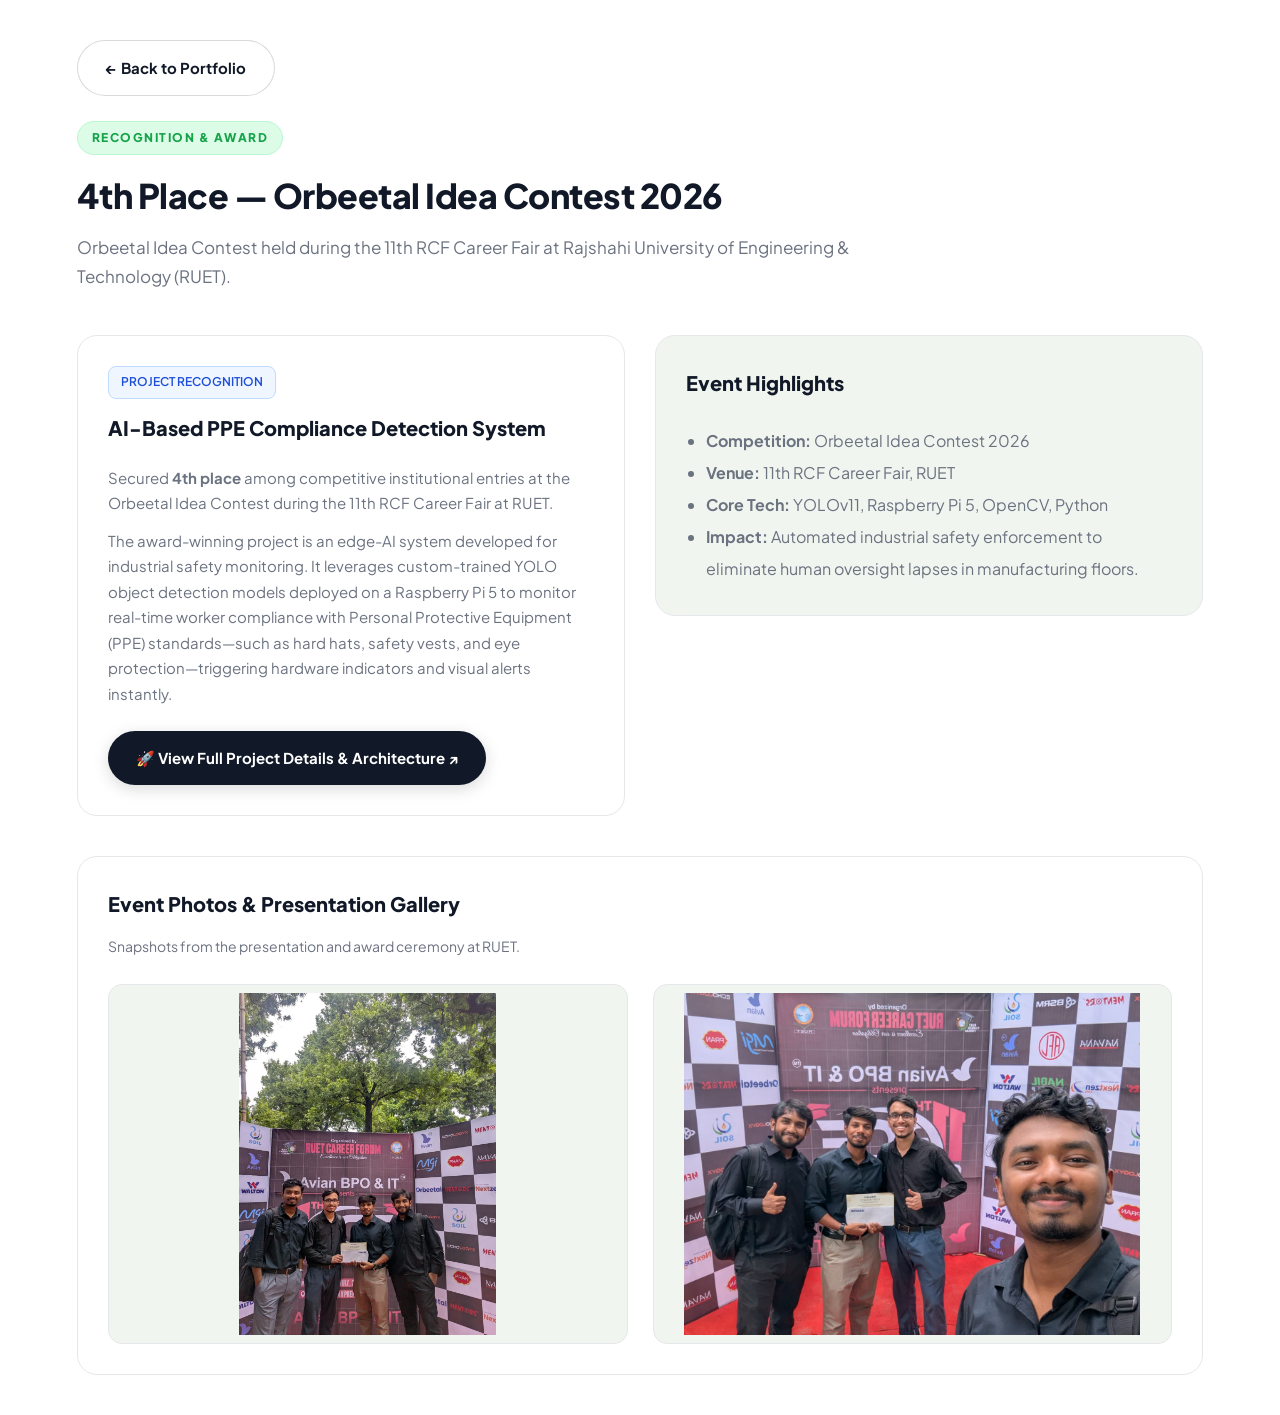
<file: achivement/index.html>
<!DOCTYPE html>
<html lang="en">
<head>
    <meta charset="UTF-8">
    <meta name="viewport" content="width=device-width, initial-scale=1.0">
    <title>Achievement Details | Riasad Rahman Rakib</title>
    <link rel="preconnect" href="https://fonts.googleapis.com">
    <link href="https://fonts.googleapis.com/css2?family=Plus+Jakarta+Sans:wght@400;500;600;700;800&display=swap" rel="stylesheet">
    <link rel="stylesheet" href="../style.css">
</head>
<body>

<div id="rakib-portfolio" style="padding: 40px 6%;">
  <a href="../index.html" class="rp-btn rp-btn-outline" style="margin-bottom: 25px;">← Back to Portfolio</a>
  
  <div class="rp-section-header">
    <span class="rp-section-tag">Recognition &amp; Award</span>
    <h1 class="rp-section-title">4th Place — Orbeetal Idea Contest 2026</h1>
    <p class="rp-section-subtitle">Orbeetal Idea Contest held during the 11th RCF Career Fair at Rajshahi University of Engineering &amp; Technology (RUET).</p>
  </div>

  <div class="rp-grid-2" style="align-items: start; gap: 30px; margin-bottom: 40px;">
    <!-- Detailed Description Card -->
    <div class="rp-card">
      <span class="rp-chip blue" style="align-self: flex-start;">PROJECT RECOGNITION</span>
      <h3 style="margin-top: 12px;">AI-Based PPE Compliance Detection System</h3>
      <p style="margin-top: 10px; color: var(--text-muted); line-height: 1.7;">
        Secured <strong>4th place</strong> among competitive institutional entries at the Orbeetal Idea Contest during the 11th RCF Career Fair at RUET. 
      </p>
      <p style="margin-top: 12px; color: var(--text-muted); line-height: 1.7;">
        The award-winning project is an edge-AI system developed for industrial safety monitoring. It leverages custom-trained YOLO object detection models deployed on a Raspberry Pi 5 to monitor real-time worker compliance with Personal Protective Equipment (PPE) standards—such as hard hats, safety vests, and eye protection—triggering hardware indicators and visual alerts instantly.
      </p>
      
      <!-- Project Link Button -->
      <div style="margin-top: 25px;">
        <a class="rp-btn rp-btn-primary" href="../project/ai based ppe detection/index.html" style="color: #FFF !important;">🚀 View Full Project Details &amp; Architecture ↗</a>
      </div>
    </div>

    <!-- Summary / Stats Card -->
    <div class="rp-card" style="background: var(--surface-alt);">
      <h3>Event Highlights</h3>
      <ul style="color: var(--text-muted); margin-top: 15px; padding-left: 20px; line-height: 2;">
        <li><strong>Competition:</strong> Orbeetal Idea Contest 2026</li>
        <li><strong>Venue:</strong> 11th RCF Career Fair, RUET</li>
        <li><strong>Core Tech:</strong> YOLOv11, Raspberry Pi 5, OpenCV, Python</li>
        <li><strong>Impact:</strong> Automated industrial safety enforcement to eliminate human oversight lapses in manufacturing floors.</li>
      </ul>
    </div>
  </div>

  <!-- Event & Project Photos Section -->
  <div class="rp-card">
    <h3>Event Photos &amp; Presentation Gallery</h3>
    <p style="color: var(--text-muted); font-size: 14px; margin-top: 4px;">Snapshots from the presentation and award ceremony at RUET.</p>
    
    <div class="achievement-img-grid">
      <img src="2nd.jpeg" alt="Orbeetal Idea Contest Presentation" class="rp-standard-img">
      <img src="main.jpeg" alt="Award Ceremony / Project Overview" class="rp-standard-img">
    </div>
  </div>

</div>

<script src="../script.js"></script>
</body>
</html>
</file>
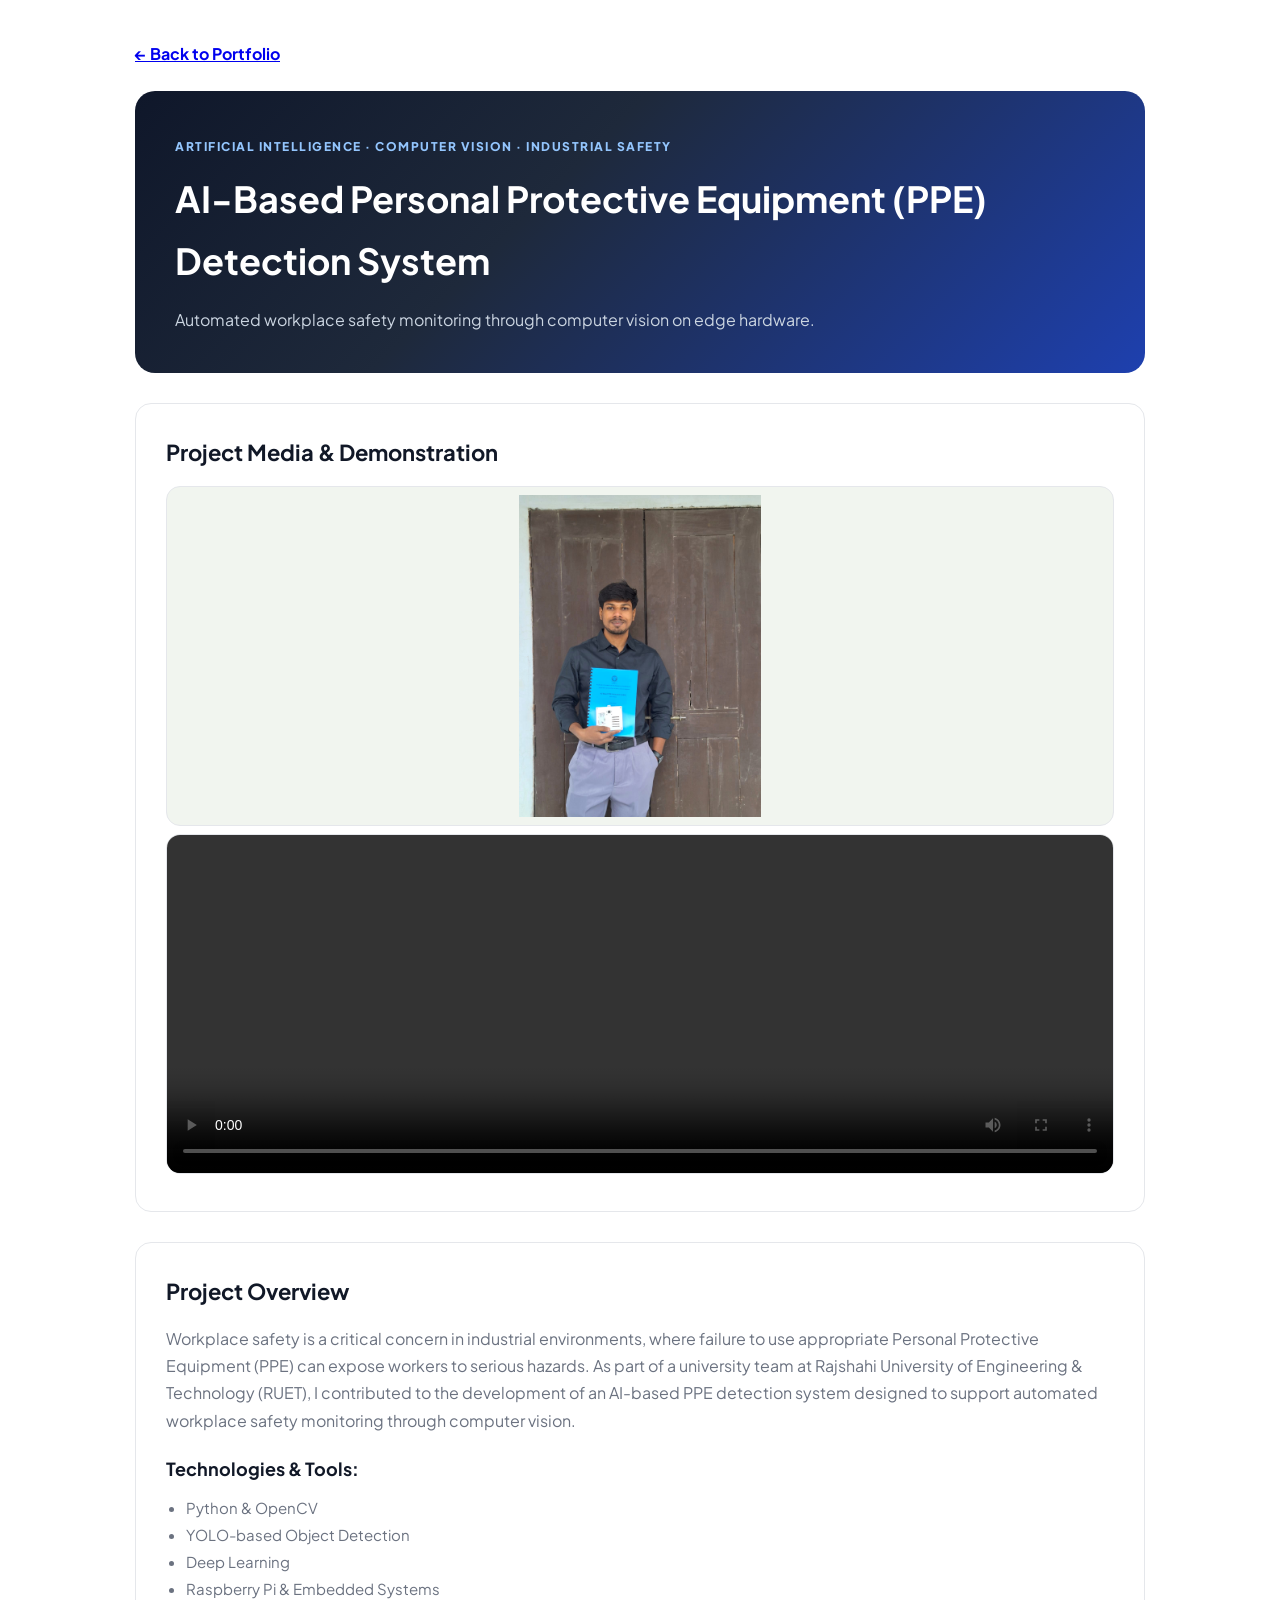
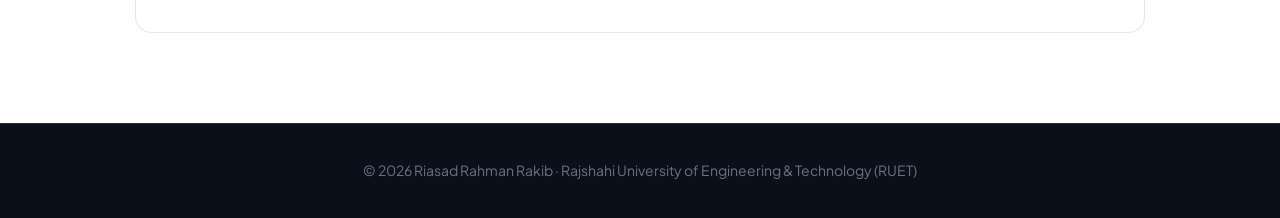
<file: project/ai based ppe detection/index.html>
<!DOCTYPE html>
<html lang="en">
<head>
    <meta charset="UTF-8">
    <meta name="viewport" content="width=device-width, initial-scale=1.0">
    <title>AI-Based PPE Detection System | Riasad Rahman Rakib</title>
    <link rel="preconnect" href="https://fonts.googleapis.com">
    <link href="https://fonts.googleapis.com/css2?family=Plus+Jakarta+Sans:wght@400;600;700;800&display=swap" rel="stylesheet">
    <link rel="stylesheet" href="../../style.css">
</head>
<body style="background: var(--secondary-bg);">

<div style="max-width: 1050px; margin: 0 auto; padding: 40px 20px;">
    <a href="../../index.html" style="font-weight: 700; display: inline-block; margin-bottom: 24px;">← Back to Portfolio</a>
    
    <div style="background: linear-gradient(135deg, #0F172A 0%, #1E293B 40%, #1E40AF 100%); color: white; border-radius: 20px; padding: 40px; margin-bottom: 30px;">
        <span style="font-size: 12px; letter-spacing: 1.5px; text-transform: uppercase; font-weight: 800; color: #93C5FD;">Artificial Intelligence · Computer Vision · Industrial Safety</span>
        <h1 style="font-size: 36px; margin: 10px 0 15px; color: white;">AI-Based Personal Protective Equipment (PPE) Detection System</h1>
        <p style="color: #CBD5E1; font-size: 16px;">Automated workplace safety monitoring through computer vision on edge hardware.</p>
    </div>

    <div style="background: white; border: 1px solid var(--border-color); border-radius: 16px; padding: 30px; margin-bottom: 30px;">
        <h2 style="font-size: 22px; margin-bottom: 15px; color: var(--dark-navy);">Project Media &amp; Demonstration</h2>
        <img src="main.jpeg" alt="PPE Detection" class="rp-standard-img">
        <video controls class="rp-standard-video">
            <source src="main video.mp4" type="video/mp4">
            Your browser does not support the video tag.
        </video>
    </div>

    <div style="background: white; border: 1px solid var(--border-color); border-radius: 16px; padding: 30px;">
        <h2 style="font-size: 22px; margin-bottom: 15px; color: var(--dark-navy);">Project Overview</h2>
        <p style="color: var(--text-muted); font-size: 16px; line-height: 1.7; margin-bottom: 15px;">
            Workplace safety is a critical concern in industrial environments, where failure to use appropriate Personal Protective Equipment (PPE) can expose workers to serious hazards. As part of a university team at Rajshahi University of Engineering &amp; Technology (RUET), I contributed to the development of an AI-based PPE detection system designed to support automated workplace safety monitoring through computer vision.
        </p>
        <h3 style="font-size: 18px; margin: 20px 0 10px; color: var(--dark-navy);">Technologies &amp; Tools:</h3>
        <ul style="color: var(--text-muted); padding-left: 20px; font-size: 15px; line-height: 1.8;">
            <li>Python &amp; OpenCV</li>
            <li>YOLO-based Object Detection</li>
            <li>Deep Learning</li>
            <li>Raspberry Pi &amp; Embedded Systems</li>
        </ul>
    </div>
</div>

<footer class="rp-footer" style="margin-top: 50px;">
    <p>© 2026 Riasad Rahman Rakib · Rajshahi University of Engineering &amp; Technology (RUET)</p>
</footer>

</body>
</html>
</file>
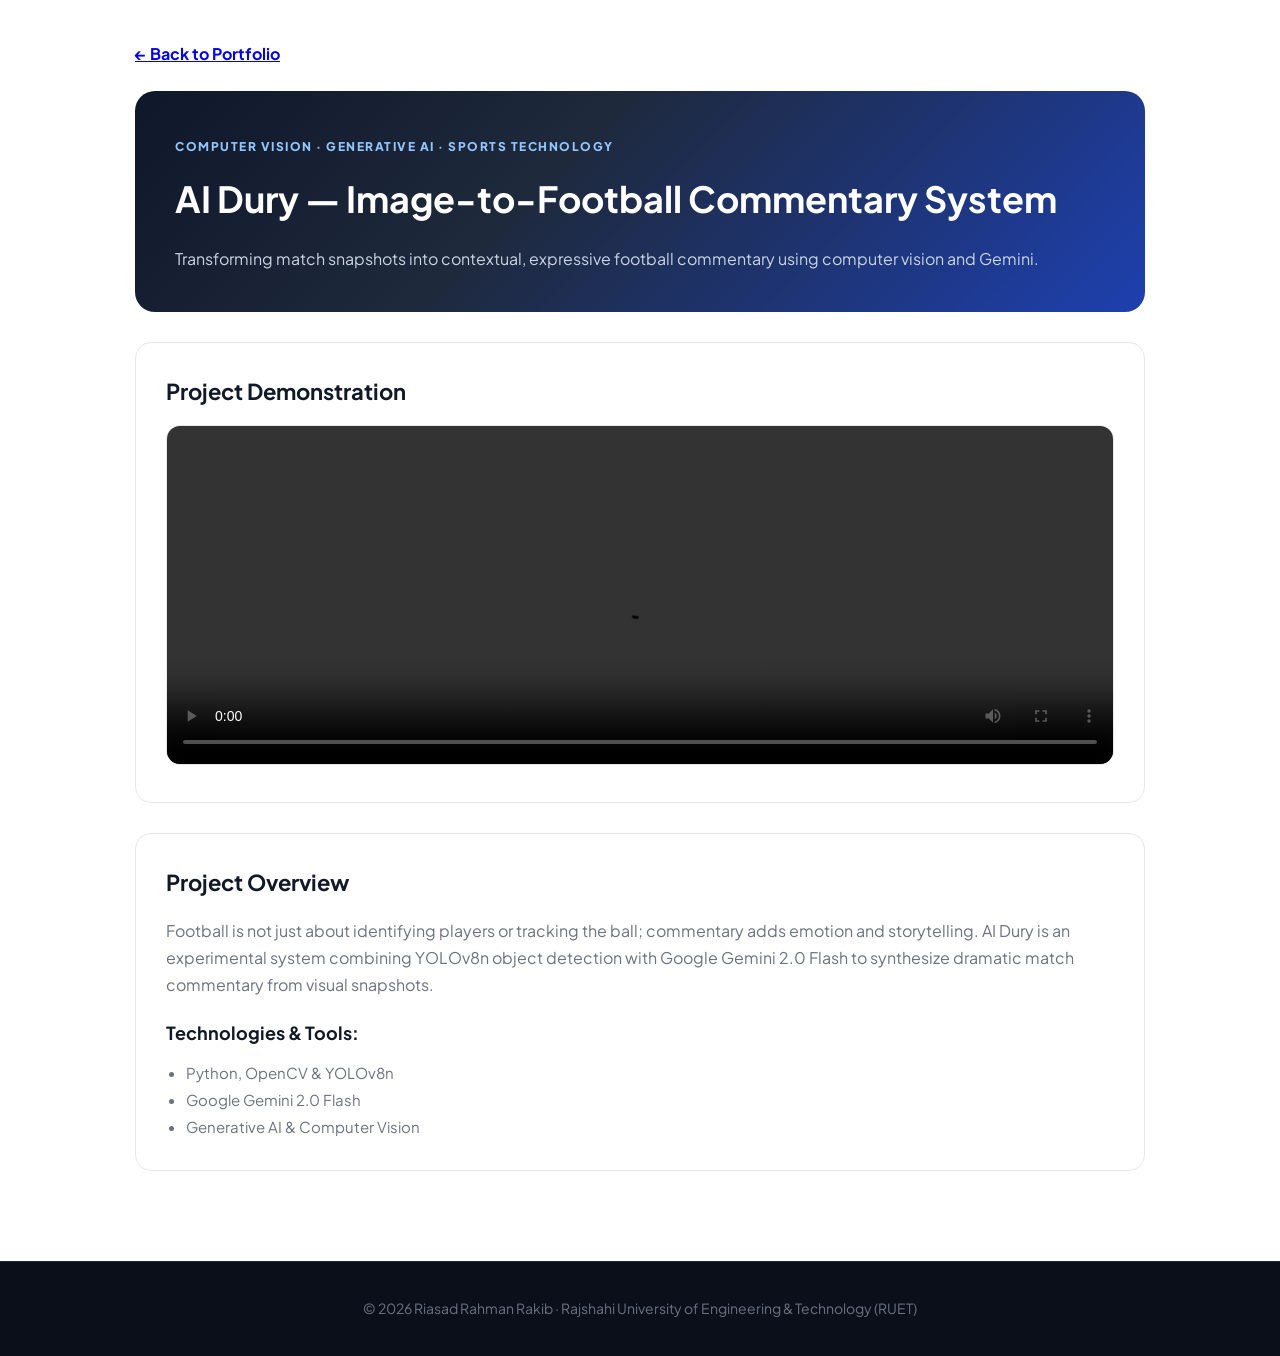
<file: project/ai commnetry/index.html>
<!DOCTYPE html>
<html lang="en">
<head>
    <meta charset="UTF-8">
    <meta name="viewport" content="width=device-width, initial-scale=1.0">
    <title>AI Dury — Image-to-Football Commentary | Riasad Rahman Rakib</title>
    <link rel="preconnect" href="https://fonts.googleapis.com">
    <link href="https://fonts.googleapis.com/css2?family=Plus+Jakarta+Sans:wght@400;600;700;800&display=swap" rel="stylesheet">
    <link rel="stylesheet" href="../../style.css">
</head>
<body style="background: var(--secondary-bg);">

<div style="max-width: 1050px; margin: 0 auto; padding: 40px 20px;">
    <a href="../../index.html" style="font-weight: 700; display: inline-block; margin-bottom: 24px;">← Back to Portfolio</a>
    
    <div style="background: linear-gradient(135deg, #0F172A 0%, #1E293B 40%, #1E40AF 100%); color: white; border-radius: 20px; padding: 40px; margin-bottom: 30px;">
        <span style="font-size: 12px; letter-spacing: 1.5px; text-transform: uppercase; font-weight: 800; color: #93C5FD;">Computer Vision · Generative AI · Sports Technology</span>
        <h1 style="font-size: 36px; margin: 10px 0 15px; color: white;">AI Dury — Image-to-Football Commentary System</h1>
        <p style="color: #CBD5E1; font-size: 16px;">Transforming match snapshots into contextual, expressive football commentary using computer vision and Gemini.</p>
    </div>

    <div style="background: white; border: 1px solid var(--border-color); border-radius: 16px; padding: 30px; margin-bottom: 30px;">
        <h2 style="font-size: 22px; margin-bottom: 15px; color: var(--dark-navy);">Project Demonstration</h2>
        <video controls class="rp-standard-video">
            <source src="main video.mp4" type="video/mp4">
            Your browser does not support the video tag.
        </video>
    </div>

    <div style="background: white; border: 1px solid var(--border-color); border-radius: 16px; padding: 30px;">
        <h2 style="font-size: 22px; margin-bottom: 15px; color: var(--dark-navy);">Project Overview</h2>
        <p style="color: var(--text-muted); font-size: 16px; line-height: 1.7; margin-bottom: 15px;">
            Football is not just about identifying players or tracking the ball; commentary adds emotion and storytelling. AI Dury is an experimental system combining YOLOv8n object detection with Google Gemini 2.0 Flash to synthesize dramatic match commentary from visual snapshots.
        </p>
        <h3 style="font-size: 18px; margin: 20px 0 10px; color: var(--dark-navy);">Technologies &amp; Tools:</h3>
        <ul style="color: var(--text-muted); padding-left: 20px; font-size: 15px; line-height: 1.8;">
            <li>Python, OpenCV &amp; YOLOv8n</li>
            <li>Google Gemini 2.0 Flash</li>
            <li>Generative AI &amp; Computer Vision</li>
        </ul>
    </div>
</div>

<footer class="rp-footer" style="margin-top: 50px;">
    <p>© 2026 Riasad Rahman Rakib · Rajshahi University of Engineering &amp; Technology (RUET)</p>
</footer>

</body>
</html>
</file>
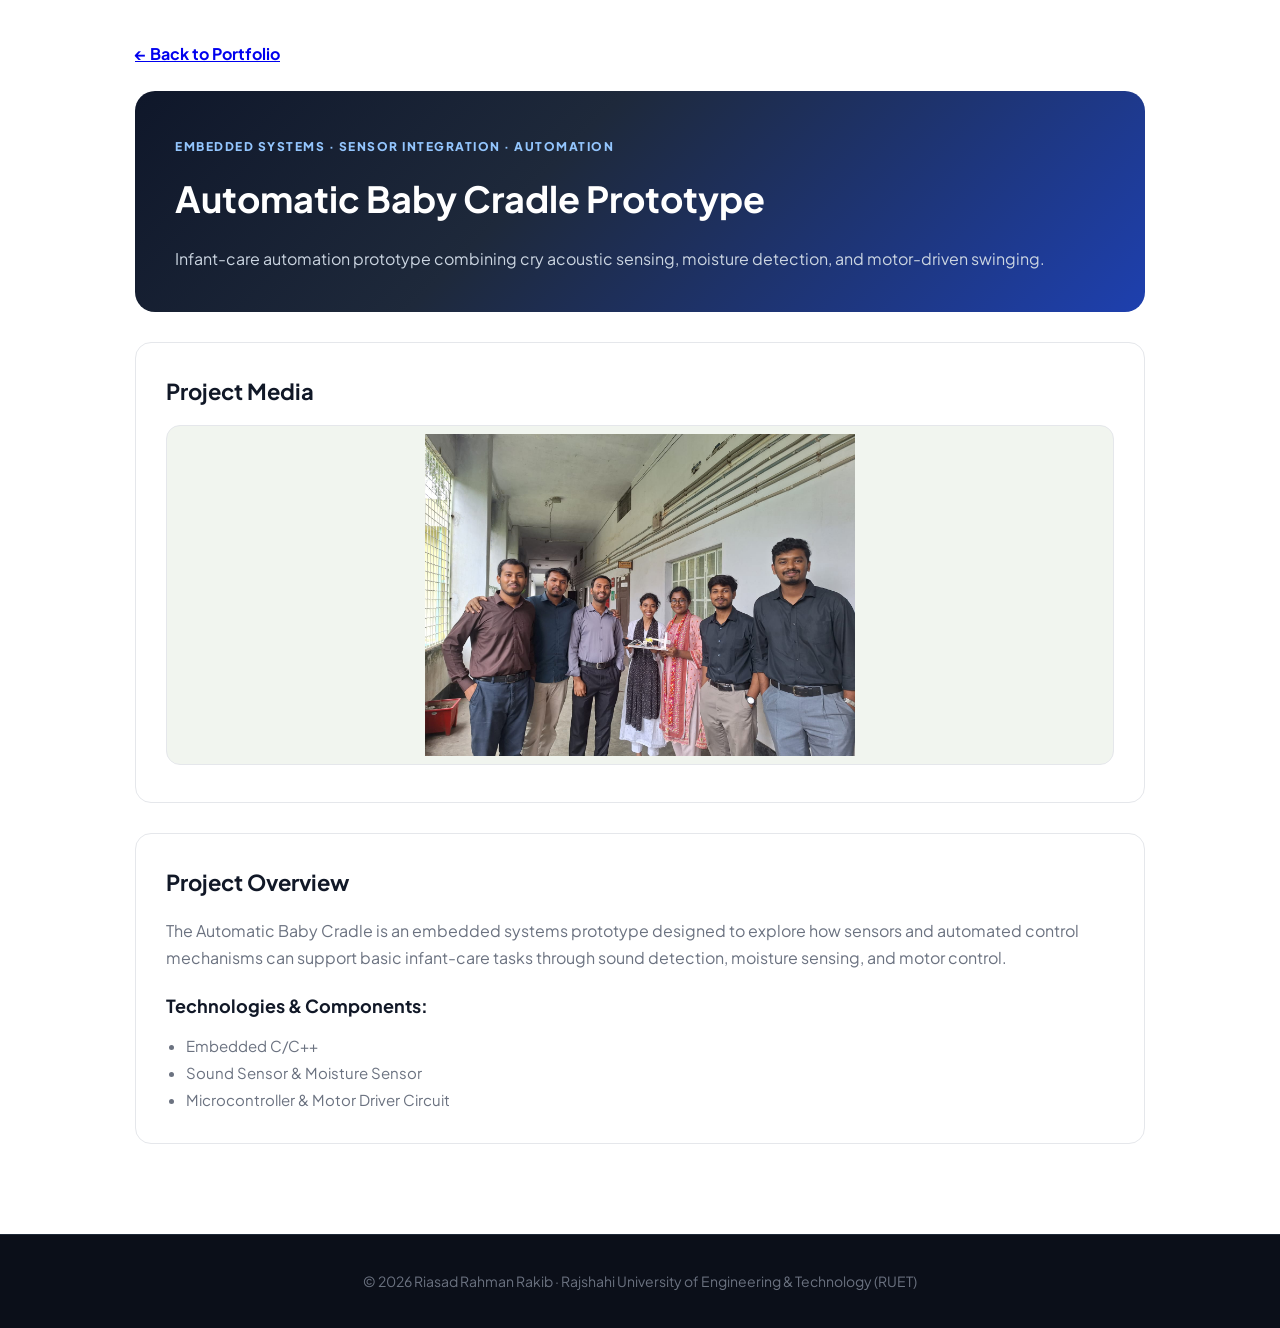
<file: project/automatic cradle/index.html>
<!DOCTYPE html>
<html lang="en">
<head>
    <meta charset="UTF-8">
    <meta name="viewport" content="width=device-width, initial-scale=1.0">
    <title>Automatic Baby Cradle Prototype | Riasad Rahman Rakib</title>
    <link rel="preconnect" href="https://fonts.googleapis.com">
    <link href="https://fonts.googleapis.com/css2?family=Plus+Jakarta+Sans:wght@400;600;700;800&display=swap" rel="stylesheet">
    <link rel="stylesheet" href="../../style.css">
</head>
<body style="background: var(--secondary-bg);">

<div style="max-width: 1050px; margin: 0 auto; padding: 40px 20px;">
    <a href="../../index.html" style="font-weight: 700; display: inline-block; margin-bottom: 24px;">← Back to Portfolio</a>
    
    <div style="background: linear-gradient(135deg, #0F172A 0%, #1E293B 40%, #1E40AF 100%); color: white; border-radius: 20px; padding: 40px; margin-bottom: 30px;">
        <span style="font-size: 12px; letter-spacing: 1.5px; text-transform: uppercase; font-weight: 800; color: #93C5FD;">Embedded Systems · Sensor Integration · Automation</span>
        <h1 style="font-size: 36px; margin: 10px 0 15px; color: white;">Automatic Baby Cradle Prototype</h1>
        <p style="color: #CBD5E1; font-size: 16px;">Infant-care automation prototype combining cry acoustic sensing, moisture detection, and motor-driven swinging.</p>
    </div>

    <div style="background: white; border: 1px solid var(--border-color); border-radius: 16px; padding: 30px; margin-bottom: 30px;">
        <h2 style="font-size: 22px; margin-bottom: 15px; color: var(--dark-navy);">Project Media</h2>
        <img src="main.jpeg" alt="Cradle Prototype" class="rp-standard-img">
    </div>

    <div style="background: white; border: 1px solid var(--border-color); border-radius: 16px; padding: 30px;">
        <h2 style="font-size: 22px; margin-bottom: 15px; color: var(--dark-navy);">Project Overview</h2>
        <p style="color: var(--text-muted); font-size: 16px; line-height: 1.7; margin-bottom: 15px;">
            The Automatic Baby Cradle is an embedded systems prototype designed to explore how sensors and automated control mechanisms can support basic infant-care tasks through sound detection, moisture sensing, and motor control.
        </p>
        <h3 style="font-size: 18px; margin: 20px 0 10px; color: var(--dark-navy);">Technologies &amp; Components:</h3>
        <ul style="color: var(--text-muted); padding-left: 20px; font-size: 15px; line-height: 1.8;">
            <li>Embedded C/C++</li>
            <li>Sound Sensor &amp; Moisture Sensor</li>
            <li>Microcontroller &amp; Motor Driver Circuit</li>
        </ul>
    </div>
</div>

<footer class="rp-footer" style="margin-top: 50px;">
    <p>© 2026 Riasad Rahman Rakib · Rajshahi University of Engineering &amp; Technology (RUET)</p>
</footer>

</body>
</html>
</file>
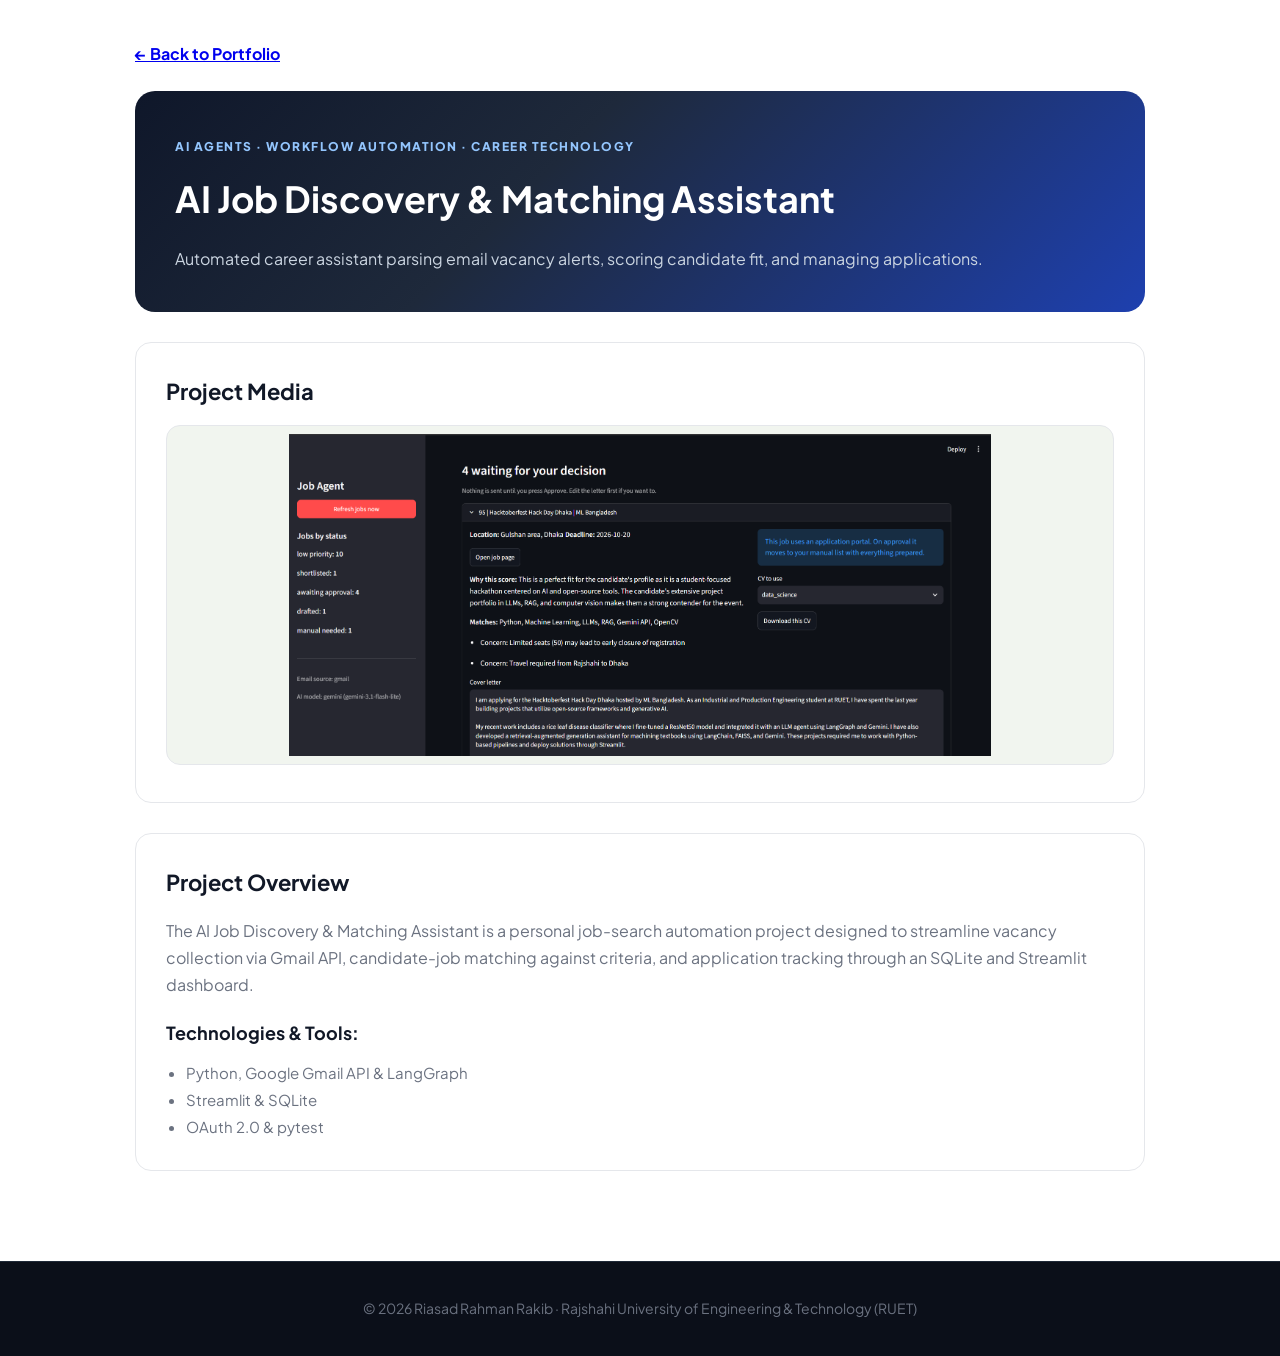
<file: project/job assistant/index.html>
<!DOCTYPE html>
<html lang="en">
<head>
    <meta charset="UTF-8">
    <meta name="viewport" content="width=device-width, initial-scale=1.0">
    <title>AI Job Discovery &amp; Matching Assistant | Riasad Rahman Rakib</title>
    <link rel="preconnect" href="https://fonts.googleapis.com">
    <link href="https://fonts.googleapis.com/css2?family=Plus+Jakarta+Sans:wght@400;600;700;800&display=swap" rel="stylesheet">
    <link rel="stylesheet" href="../../style.css">
</head>
<body style="background: var(--secondary-bg);">

<div style="max-width: 1050px; margin: 0 auto; padding: 40px 20px;">
    <a href="../../index.html" style="font-weight: 700; display: inline-block; margin-bottom: 24px;">← Back to Portfolio</a>
    
    <div style="background: linear-gradient(135deg, #0F172A 0%, #1E293B 40%, #1E40AF 100%); color: white; border-radius: 20px; padding: 40px; margin-bottom: 30px;">
        <span style="font-size: 12px; letter-spacing: 1.5px; text-transform: uppercase; font-weight: 800; color: #93C5FD;">AI Agents · Workflow Automation · Career Technology</span>
        <h1 style="font-size: 36px; margin: 10px 0 15px; color: white;">AI Job Discovery &amp; Matching Assistant</h1>
        <p style="color: #CBD5E1; font-size: 16px;">Automated career assistant parsing email vacancy alerts, scoring candidate fit, and managing applications.</p>
    </div>

    <div style="background: white; border: 1px solid var(--border-color); border-radius: 16px; padding: 30px; margin-bottom: 30px;">
        <h2 style="font-size: 22px; margin-bottom: 15px; color: var(--dark-navy);">Project Media</h2>
        <img src="main.png" alt="Job Assistant Dashboard" class="rp-standard-img">
    </div>

    <div style="background: white; border: 1px solid var(--border-color); border-radius: 16px; padding: 30px;">
        <h2 style="font-size: 22px; margin-bottom: 15px; color: var(--dark-navy);">Project Overview</h2>
        <p style="color: var(--text-muted); font-size: 16px; line-height: 1.7; margin-bottom: 15px;">
            The AI Job Discovery &amp; Matching Assistant is a personal job-search automation project designed to streamline vacancy collection via Gmail API, candidate-job matching against criteria, and application tracking through an SQLite and Streamlit dashboard.
        </p>
        <h3 style="font-size: 18px; margin: 20px 0 10px; color: var(--dark-navy);">Technologies &amp; Tools:</h3>
        <ul style="color: var(--text-muted); padding-left: 20px; font-size: 15px; line-height: 1.8;">
            <li>Python, Google Gmail API &amp; LangGraph</li>
            <li>Streamlit &amp; SQLite</li>
            <li>OAuth 2.0 &amp; pytest</li>
        </ul>
    </div>
</div>

<footer class="rp-footer" style="margin-top: 50px;">
    <p>© 2026 Riasad Rahman Rakib · Rajshahi University of Engineering &amp; Technology (RUET)</p>
</footer>

</body>
</html>
</file>
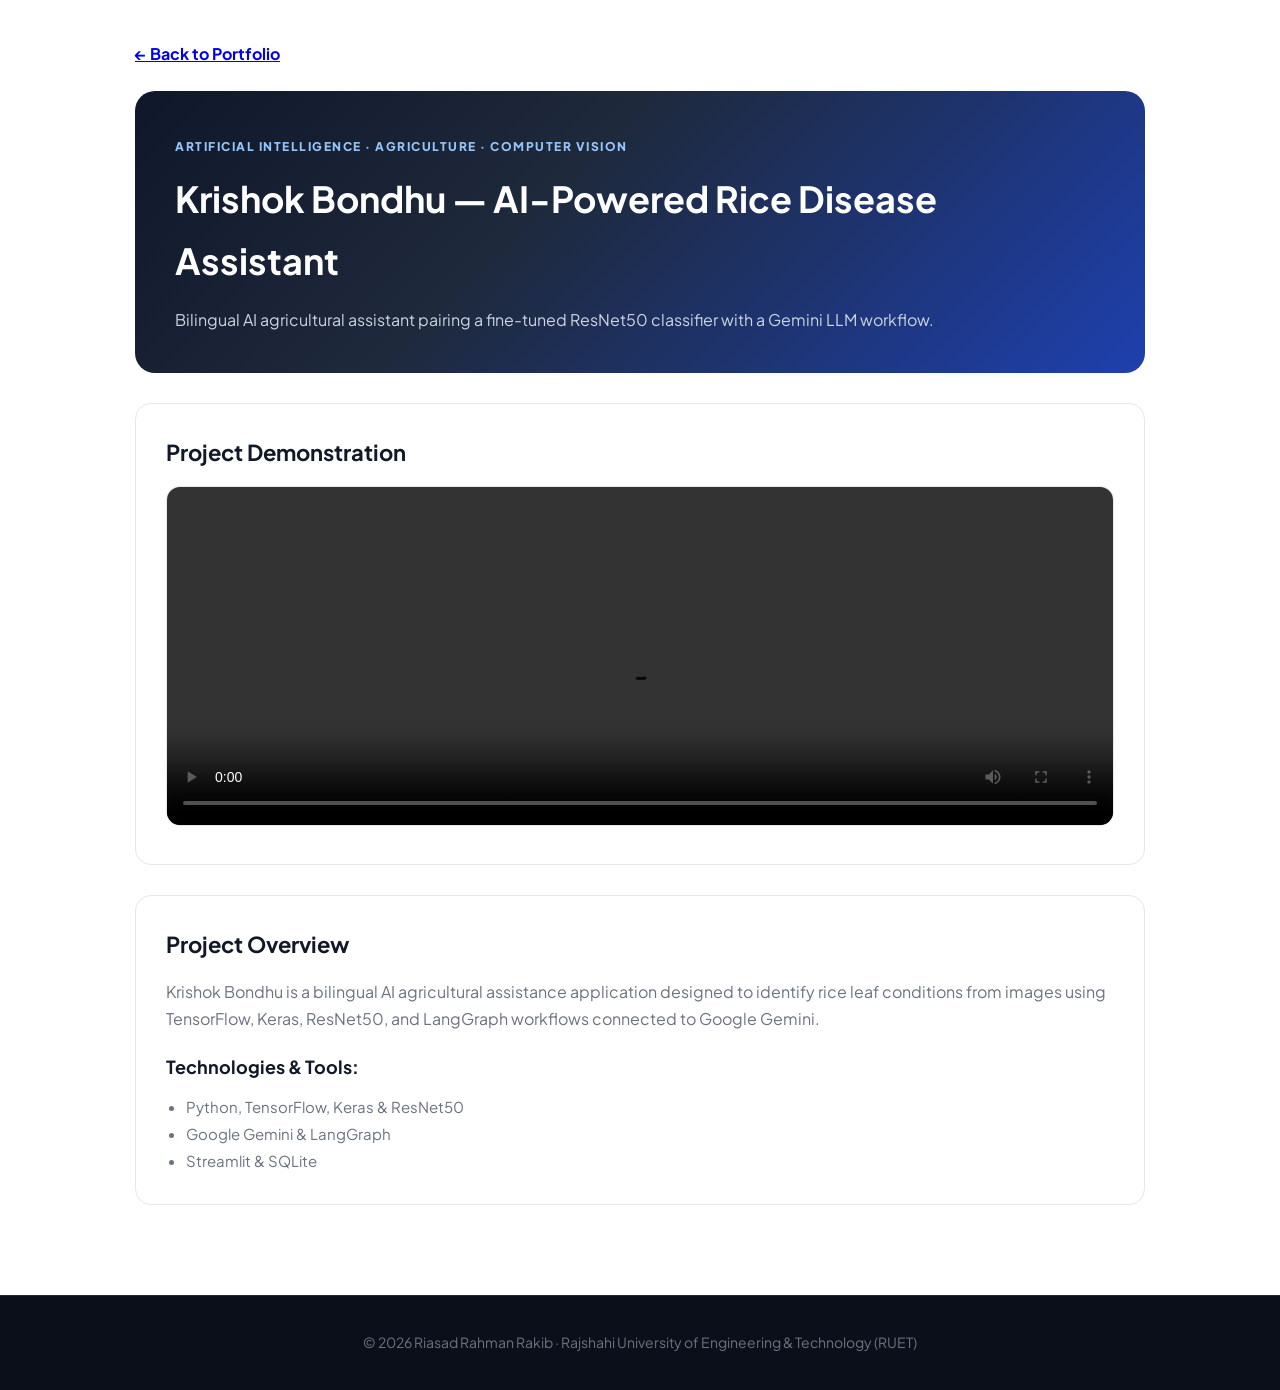
<file: project/krishok bondhu/index.html>
<!DOCTYPE html>
<html lang="en">
<head>
    <meta charset="UTF-8">
    <meta name="viewport" content="width=device-width, initial-scale=1.0">
    <title>Krishok Bondhu — Rice Disease Assistant | Riasad Rahman Rakib</title>
    <link rel="preconnect" href="https://fonts.googleapis.com">
    <link href="https://fonts.googleapis.com/css2?family=Plus+Jakarta+Sans:wght@400;600;700;800&display=swap" rel="stylesheet">
    <link rel="stylesheet" href="../../style.css">
</head>
<body style="background: var(--secondary-bg);">

<div style="max-width: 1050px; margin: 0 auto; padding: 40px 20px;">
    <a href="../../index.html" style="font-weight: 700; display: inline-block; margin-bottom: 24px;">← Back to Portfolio</a>
    
    <div style="background: linear-gradient(135deg, #0F172A 0%, #1E293B 40%, #1E40AF 100%); color: white; border-radius: 20px; padding: 40px; margin-bottom: 30px;">
        <span style="font-size: 12px; letter-spacing: 1.5px; text-transform: uppercase; font-weight: 800; color: #93C5FD;">Artificial Intelligence · Agriculture · Computer Vision</span>
        <h1 style="font-size: 36px; margin: 10px 0 15px; color: white;">Krishok Bondhu — AI-Powered Rice Disease Assistant</h1>
        <p style="color: #CBD5E1; font-size: 16px;">Bilingual AI agricultural assistant pairing a fine-tuned ResNet50 classifier with a Gemini LLM workflow.</p>
    </div>

    <div style="background: white; border: 1px solid var(--border-color); border-radius: 16px; padding: 30px; margin-bottom: 30px;">
        <h2 style="font-size: 22px; margin-bottom: 15px; color: var(--dark-navy);">Project Demonstration</h2>
        <video controls class="rp-standard-video">
            <source src="main video.mp4" type="video/mp4">
            Your browser does not support the video tag.
        </video>
    </div>

    <div style="background: white; border: 1px solid var(--border-color); border-radius: 16px; padding: 30px;">
        <h2 style="font-size: 22px; margin-bottom: 15px; color: var(--dark-navy);">Project Overview</h2>
        <p style="color: var(--text-muted); font-size: 16px; line-height: 1.7; margin-bottom: 15px;">
            Krishok Bondhu is a bilingual AI agricultural assistance application designed to identify rice leaf conditions from images using TensorFlow, Keras, ResNet50, and LangGraph workflows connected to Google Gemini.
        </p>
        <h3 style="font-size: 18px; margin: 20px 0 10px; color: var(--dark-navy);">Technologies &amp; Tools:</h3>
        <ul style="color: var(--text-muted); padding-left: 20px; font-size: 15px; line-height: 1.8;">
            <li>Python, TensorFlow, Keras &amp; ResNet50</li>
            <li>Google Gemini &amp; LangGraph</li>
            <li>Streamlit &amp; SQLite</li>
        </ul>
    </div>
</div>

<footer class="rp-footer" style="margin-top: 50px;">
    <p>© 2026 Riasad Rahman Rakib · Rajshahi University of Engineering &amp; Technology (RUET)</p>
</footer>

</body>
</html>
</file>
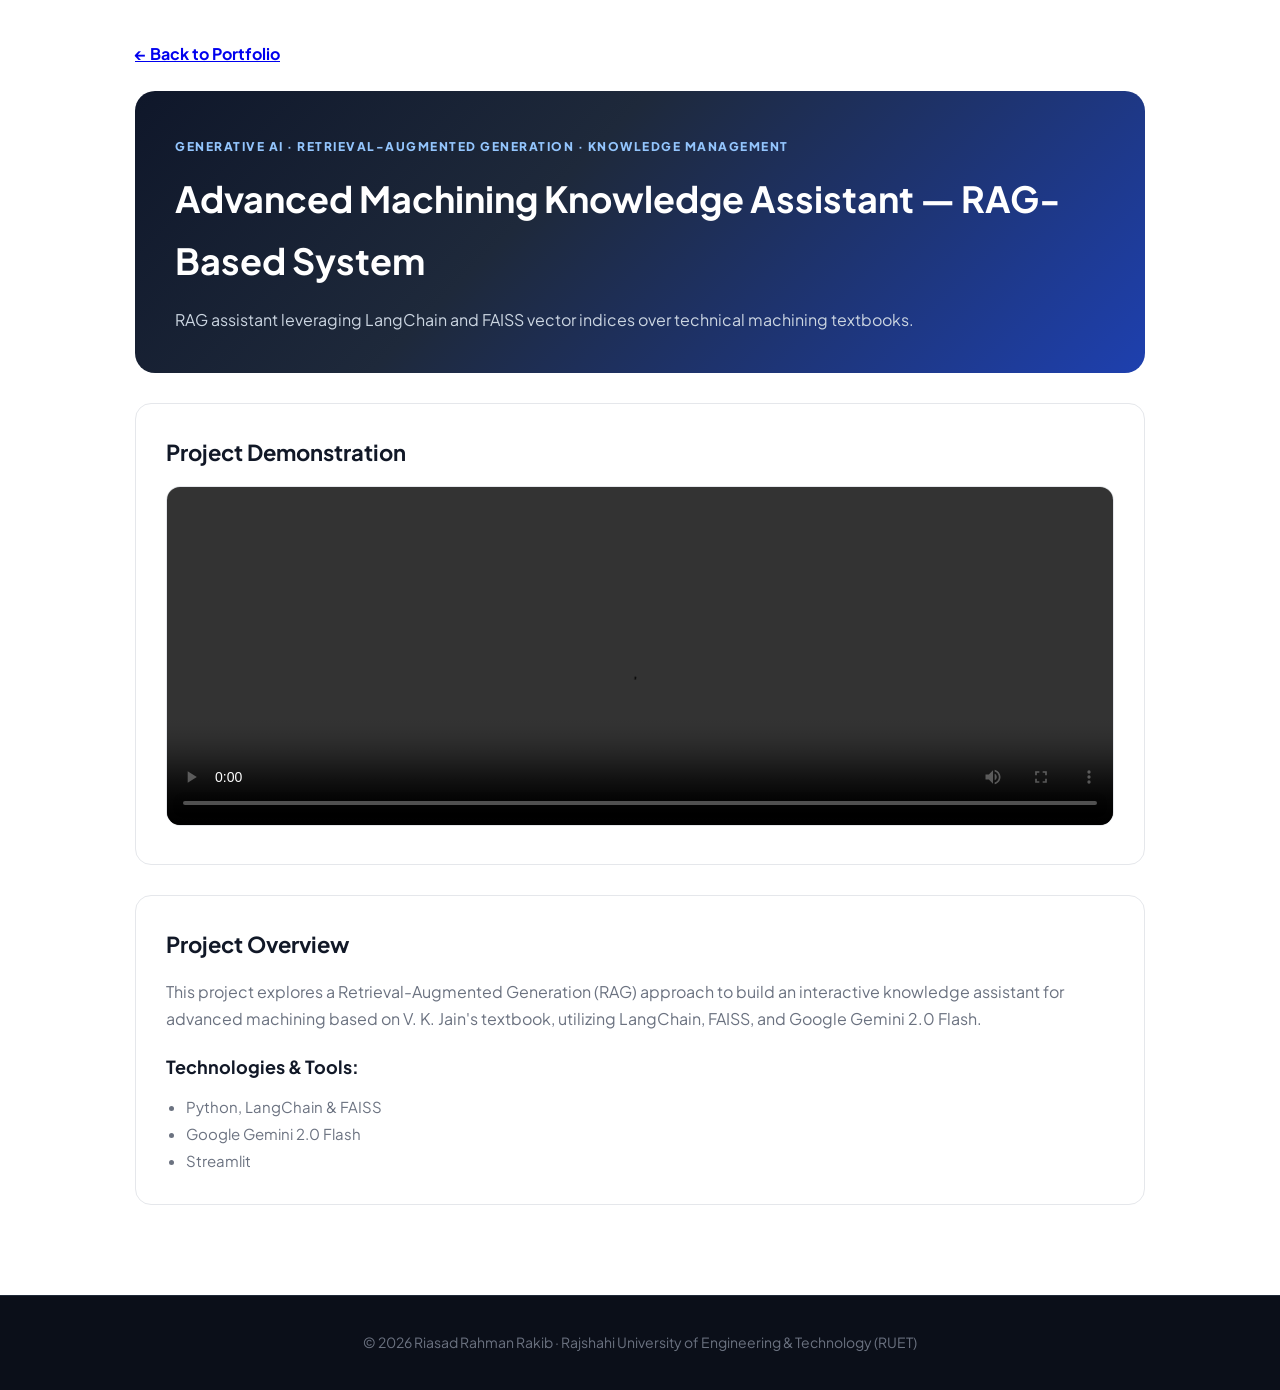
<file: project/rag machining/index.html>
<!DOCTYPE html>
<html lang="en">
<head>
    <meta charset="UTF-8">
    <meta name="viewport" content="width=device-width, initial-scale=1.0">
    <title>Advanced Machining Knowledge Assistant | Riasad Rahman Rakib</title>
    <link rel="preconnect" href="https://fonts.googleapis.com">
    <link href="https://fonts.googleapis.com/css2?family=Plus+Jakarta+Sans:wght@400;600;700;800&display=swap" rel="stylesheet">
    <link rel="stylesheet" href="../../style.css">
</head>
<body style="background: var(--secondary-bg);">

<div style="max-width: 1050px; margin: 0 auto; padding: 40px 20px;">
    <a href="../../index.html" style="font-weight: 700; display: inline-block; margin-bottom: 24px;">← Back to Portfolio</a>
    
    <div style="background: linear-gradient(135deg, #0F172A 0%, #1E293B 40%, #1E40AF 100%); color: white; border-radius: 20px; padding: 40px; margin-bottom: 30px;">
        <span style="font-size: 12px; letter-spacing: 1.5px; text-transform: uppercase; font-weight: 800; color: #93C5FD;">Generative AI · Retrieval-Augmented Generation · Knowledge Management</span>
        <h1 style="font-size: 36px; margin: 10px 0 15px; color: white;">Advanced Machining Knowledge Assistant — RAG-Based System</h1>
        <p style="color: #CBD5E1; font-size: 16px;">RAG assistant leveraging LangChain and FAISS vector indices over technical machining textbooks.</p>
    </div>

    <div style="background: white; border: 1px solid var(--border-color); border-radius: 16px; padding: 30px; margin-bottom: 30px;">
        <h2 style="font-size: 22px; margin-bottom: 15px; color: var(--dark-navy);">Project Demonstration</h2>
        <video controls class="rp-standard-video">
            <source src="main video.mp4" type="video/mp4">
            Your browser does not support the video tag.
        </video>
    </div>

    <div style="background: white; border: 1px solid var(--border-color); border-radius: 16px; padding: 30px;">
        <h2 style="font-size: 22px; margin-bottom: 15px; color: var(--dark-navy);">Project Overview</h2>
        <p style="color: var(--text-muted); font-size: 16px; line-height: 1.7; margin-bottom: 15px;">
            This project explores a Retrieval-Augmented Generation (RAG) approach to build an interactive knowledge assistant for advanced machining based on V. K. Jain's textbook, utilizing LangChain, FAISS, and Google Gemini 2.0 Flash.
        </p>
        <h3 style="font-size: 18px; margin: 20px 0 10px; color: var(--dark-navy);">Technologies &amp; Tools:</h3>
        <ul style="color: var(--text-muted); padding-left: 20px; font-size: 15px; line-height: 1.8;">
            <li>Python, LangChain &amp; FAISS</li>
            <li>Google Gemini 2.0 Flash</li>
            <li>Streamlit</li>
        </ul>
    </div>
</div>

<footer class="rp-footer" style="margin-top: 50px;">
    <p>© 2026 Riasad Rahman Rakib · Rajshahi University of Engineering &amp; Technology (RUET)</p>
</footer>

</body>
</html>
</file>
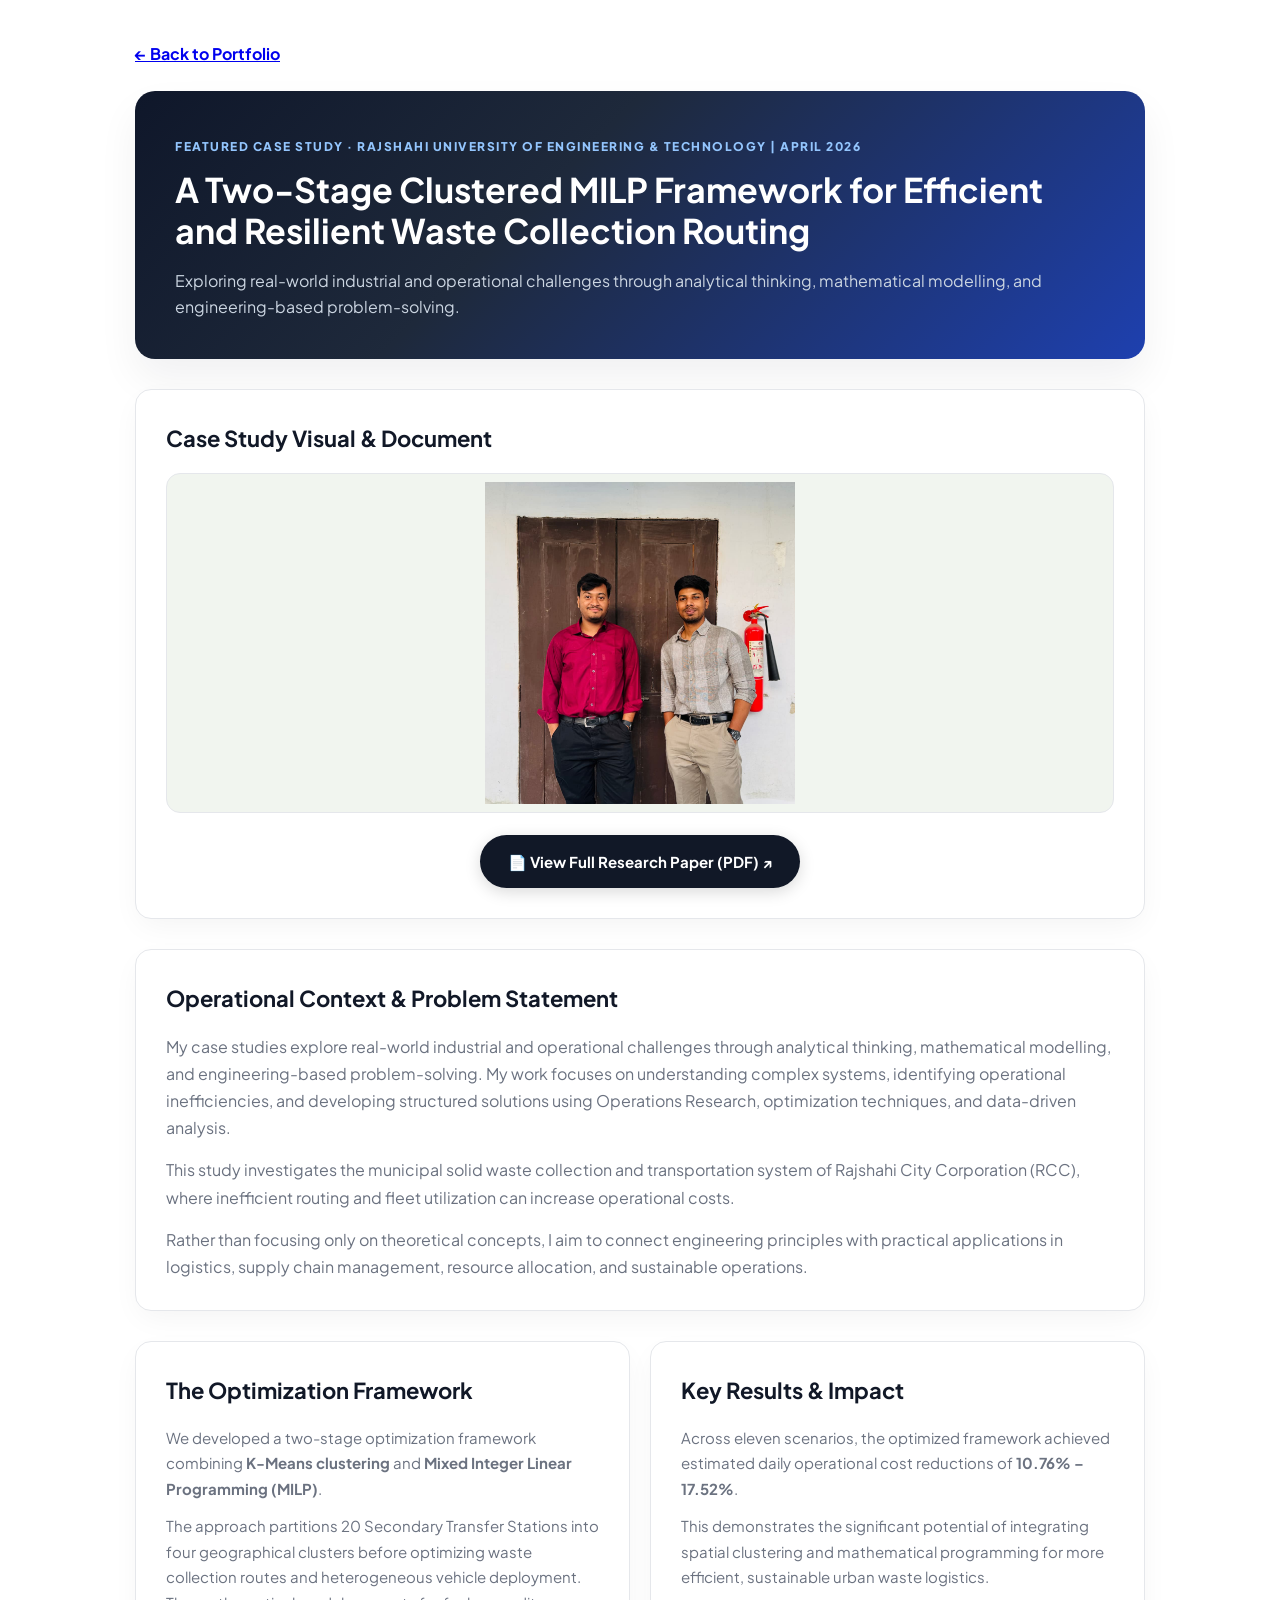
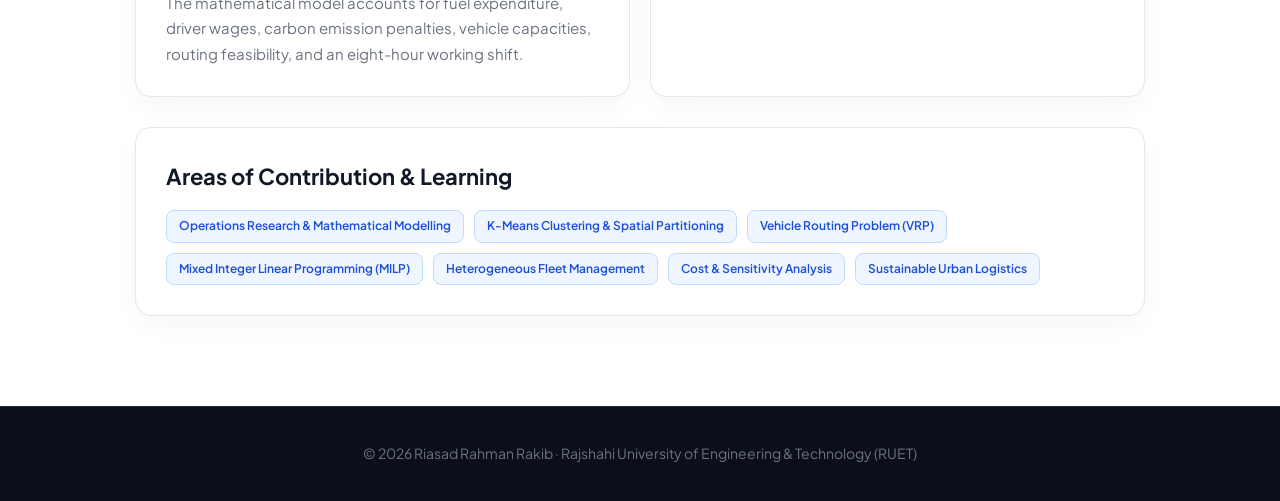
<file: reserach/case study/index.html>
<!DOCTYPE html>
<html lang="en">
<head>
    <meta charset="UTF-8">
    <meta name="viewport" content="width=device-width, initial-scale=1.0">
    <title>Case Study | Two-Stage Clustered MILP Framework for Waste Collection Routing</title>
    <link rel="preconnect" href="https://fonts.googleapis.com">
    <link href="https://fonts.googleapis.com/css2?family=Plus+Jakarta+Sans:wght@400;600;700;800&display=swap" rel="stylesheet">
    <link rel="stylesheet" href="../../style.css">
</head>
<body style="background: var(--secondary-bg);">

<div style="max-width: 1050px; margin: 0 auto; padding: 40px 20px;">
    <!-- Back Link -->
    <a href="../../index.html" style="font-weight: 700; display: inline-block; margin-bottom: 24px;">← Back to Portfolio</a>
    
    <!-- Hero Banner -->
    <div style="background: linear-gradient(135deg, #0F172A 0%, #1E293B 40%, #1E40AF 100%); color: white; border-radius: 20px; padding: 40px; margin-bottom: 30px; box-shadow: 0 20px 40px rgba(15, 23, 42, 0.06);">
        <span style="font-size: 12px; letter-spacing: 1.5px; text-transform: uppercase; font-weight: 800; color: #93C5FD;">Featured Case Study · Rajshahi University of Engineering &amp; Technology | April 2026</span>
        <h1 style="font-size: 34px; line-height: 1.2; margin: 12px 0 16px; color: white;">A Two-Stage Clustered MILP Framework for Efficient and Resilient Waste Collection Routing</h1>
        <p style="color: #CBD5E1; font-size: 16px; line-height: 1.6;">
            Exploring real-world industrial and operational challenges through analytical thinking, mathematical modelling, and engineering-based problem-solving.
        </p>
    </div>

    <!-- Media / Image & PDF Download Section -->
    <div style="background: white; border: 1px solid var(--border-color); border-radius: 16px; padding: 30px; margin-bottom: 30px; box-shadow: var(--card-shadow);">
        <h2 style="font-size: 22px; margin-bottom: 15px; color: var(--dark-navy);">Case Study Visual &amp; Document</h2>
        
        <img src="main.jpeg" alt="Case Study Presentation" class="rp-standard-img">

        <div style="display: flex; gap: 14px; flex-wrap: wrap; align-items: center; justify-content: center; margin-top: 15px;">
            <a class="rp-btn rp-btn-primary" href="Case Study Paper.pdf" target="_blank" rel="noopener noreferrer">📄 View Full Research Paper (PDF) ↗</a>
        </div>
    </div>

    <!-- Overview Section -->
    <div style="background: white; border: 1px solid var(--border-color); border-radius: 16px; padding: 30px; margin-bottom: 30px; box-shadow: var(--card-shadow);">
        <h2 style="font-size: 22px; margin-bottom: 15px; color: var(--dark-navy);">Operational Context &amp; Problem Statement</h2>
        <p style="color: var(--text-muted); font-size: 16px; line-height: 1.7; margin-bottom: 15px;">
            My case studies explore real-world industrial and operational challenges through analytical thinking, mathematical modelling, and engineering-based problem-solving. My work focuses on understanding complex systems, identifying operational inefficiencies, and developing structured solutions using Operations Research, optimization techniques, and data-driven analysis.
        </p>
        <p style="color: var(--text-muted); font-size: 16px; line-height: 1.7; margin-bottom: 15px;">
            This study investigates the municipal solid waste collection and transportation system of Rajshahi City Corporation (RCC), where inefficient routing and fleet utilization can increase operational costs.
        </p>
        <p style="color: var(--text-muted); font-size: 16px; line-height: 1.7;">
            Rather than focusing only on theoretical concepts, I aim to connect engineering principles with practical applications in logistics, supply chain management, resource allocation, and sustainable operations.
        </p>
    </div>

    <!-- Methodology & Results -->
    <div style="display: grid; grid-template-columns: 1fr 1fr; gap: 20px; margin-bottom: 30px;" class="two-col-grid">
        <div style="background: white; border: 1px solid var(--border-color); border-radius: 16px; padding: 30px; box-shadow: var(--card-shadow);">
            <h2 style="font-size: 22px; margin-bottom: 15px; color: var(--dark-navy);">The Optimization Framework</h2>
            <p style="color: var(--text-muted); font-size: 15px; line-height: 1.7; margin-bottom: 12px;">
                We developed a two-stage optimization framework combining <strong>K-Means clustering</strong> and <strong>Mixed Integer Linear Programming (MILP)</strong>. 
            </p>
            <p style="color: var(--text-muted); font-size: 15px; line-height: 1.7;">
                The approach partitions 20 Secondary Transfer Stations into four geographical clusters before optimizing waste collection routes and heterogeneous vehicle deployment. The mathematical model accounts for fuel expenditure, driver wages, carbon emission penalties, vehicle capacities, routing feasibility, and an eight-hour working shift.
            </p>
        </div>

        <div style="background: white; border: 1px solid var(--border-color); border-radius: 16px; padding: 30px; box-shadow: var(--card-shadow);">
            <h2 style="font-size: 22px; margin-bottom: 15px; color: var(--dark-navy);">Key Results &amp; Impact</h2>
            <p style="color: var(--text-muted); font-size: 15px; line-height: 1.7; margin-bottom: 12px;">
                Across eleven scenarios, the optimized framework achieved estimated daily operational cost reductions of <strong>10.76% – 17.52%</strong>.
            </p>
            <p style="color: var(--text-muted); font-size: 15px; line-height: 1.7;">
                This demonstrates the significant potential of integrating spatial clustering and mathematical programming for more efficient, sustainable urban waste logistics.
            </p>
        </div>
    </div>

    <!-- Areas of Contribution -->
    <div style="background: white; border: 1px solid var(--border-color); border-radius: 16px; padding: 30px; box-shadow: var(--card-shadow);">
        <h2 style="font-size: 22px; margin-bottom: 15px; color: var(--dark-navy);">Areas of Contribution &amp; Learning</h2>
        <div style="display: flex; flex-wrap: wrap; gap: 10px; margin-top: 15px;">
            <span class="rp-chip blue">Operations Research &amp; Mathematical Modelling</span>
            <span class="rp-chip blue">K-Means Clustering &amp; Spatial Partitioning</span>
            <span class="rp-chip blue">Vehicle Routing Problem (VRP)</span>
            <span class="rp-chip blue">Mixed Integer Linear Programming (MILP)</span>
            <span class="rp-chip blue">Heterogeneous Fleet Management</span>
            <span class="rp-chip blue">Cost &amp; Sensitivity Analysis</span>
            <span class="rp-chip blue">Sustainable Urban Logistics</span>
        </div>
    </div>
</div>

<footer class="rp-footer" style="margin-top: 50px;">
    <p>© 2026 Riasad Rahman Rakib · Rajshahi University of Engineering &amp; Technology (RUET)</p>
</footer>

</body>
</html>
</file>
<file: style.css>
:root {
  --bg-color: #F8FAF7;
  --surface-color: #FFFFFF;
  --surface-alt: #F1F5EF;
  --text-main: #111827;
  --text-muted: #6B7280;
  --accent-green: #A3E635;
  --accent-green-dark: #65A30D;
  --border-color: #E5E7EB;
  --card-shadow: 0 10px 30px -5px rgba(0, 0, 0, 0.05);
}

* { box-sizing: border-box; margin: 0; padding: 0; }
html { scroll-behavior: smooth; }

body {
  background-color: var(--bg-color);
  color: var(--text-main);
  font-family: 'Plus Jakarta Sans', -apple-system, BlinkMacSystemFont, sans-serif;
  font-size: 16px;
  line-height: 1.7;
  transition: background-color 0.3s ease, color 0.3s ease;
}

#rakib-portfolio {
  max-width: 1280px;
  margin: 0 auto;
  background: var(--surface-color);
  box-shadow: 0 20px 40px rgba(0, 0, 0, 0.04);
  overflow: hidden;
  transition: background-color 0.3s ease;
}

#rakib-portfolio a { color: var(--text-main); text-decoration: none; transition: all 0.2s ease; }
#rakib-portfolio a:hover { color: var(--accent-green-dark); }

/* PAGE LOADER */
#rp-loader {
  position: fixed;
  inset: 0;
  background: #0B0F19;
  z-index: 99999;
  display: flex;
  align-items: center;
  justify-content: center;
  transition: opacity 0.5s ease, visibility 0.5s ease;
}
#rp-loader.fade-out {
  opacity: 0;
  visibility: hidden;
}
.rp-loader-content {
  text-align: center;
  color: #FFF;
}

/* READING PROGRESS BAR */
#rp-reading-progress {
  position: fixed;
  top: 0;
  left: 0;
  height: 4px;
  background: var(--accent-green);
  width: 0%;
  z-index: 9999;
  transition: width 0.1s ease-out;
}

/* NAVIGATION */
.rp-nav {
  padding: 20px 6%;
  display: flex;
  justify-content: space-between;
  align-items: center;
  background: var(--surface-color);
  backdrop-filter: blur(12px);
  border-bottom: 1px solid var(--border-color);
  position: sticky;
  top: 0;
  z-index: 1000;
  transition: background-color 0.3s ease, border-color 0.3s ease;
}
.rp-brand {
  font-size: 22px;
  font-weight: 800;
  color: var(--text-main);
  letter-spacing: -0.5px;
  display: flex;
  align-items: center;
  gap: 8px;
}
.rp-brand span.dot {
  width: 9px;
  height: 9px;
  background: #A3E635;
  border-radius: 50%;
  display: inline-block;
}
.rp-links {
  display: flex;
  align-items: center;
  gap: 20px;
  font-size: 14px;
  font-weight: 600;
}
.rp-links a { color: var(--text-muted); }
.rp-links a:hover { color: var(--text-main); text-decoration: none; }

.rp-cmd-badge {
  background: var(--surface-alt);
  border: 1px solid var(--border-color);
  color: var(--text-muted);
  padding: 6px 10px;
  border-radius: 8px;
  font-size: 12px;
  font-weight: 700;
  cursor: pointer;
  transition: all 0.2s ease;
}
.rp-cmd-badge:hover {
  background: var(--accent-green);
  color: #111827;
  border-color: var(--accent-green);
}

.rp-cv-btn {
  padding: 8px 18px;
  background: var(--text-main) !important;
  color: #FFFFFF !important;
  border-radius: 30px;
  font-weight: 700;
  transition: all 0.2s ease;
}
.rp-cv-btn:hover {
  background: #A3E635 !important;
  color: #111827 !important;
}

/* HERO SECTION */
.rp-hero {
  padding: 90px 6% 80px;
  background: var(--accent-green);
  color: var(--text-main);
  display: grid;
  grid-template-columns: 1.2fr 0.9fr;
  gap: 50px;
  align-items: center;
  position: relative;
  overflow: hidden;
}
.rp-hero-badge {
  display: inline-flex;
  align-items: center;
  gap: 8px;
  background: rgba(255, 255, 255, 0.6);
  border: 1px solid rgba(0, 0, 0, 0.08);
  color: var(--text-main);
  padding: 6px 16px;
  border-radius: 30px;
  font-size: 13px;
  font-weight: 700;
  margin-bottom: 20px;
}
.pulse-dot {
  width: 8px;
  height: 8px;
  background: #16A34A;
  border-radius: 50%;
  display: inline-block;
}
.rp-hero h1 {
  font-size: clamp(40px, 5vw, 58px);
  line-height: 1.1;
  margin-bottom: 20px;
  font-weight: 800;
  letter-spacing: -1.5px;
  color: var(--text-main);
}
.rp-hero h1 span {
  background: #FFFFFF;
  padding: 0 10px;
  border-radius: 8px;
  display: inline-block;
}
.rp-hero p.lead {
  color: #1F2937;
  font-size: 18px;
  line-height: 1.7;
  margin-bottom: 30px;
  font-weight: 500;
}
.rp-btn-group { display: flex; gap: 14px; flex-wrap: wrap; }
.rp-btn {
  padding: 14px 28px;
  border-radius: 30px;
  font-weight: 700;
  font-size: 15px;
  display: inline-flex;
  align-items: center;
  gap: 8px;
  cursor: pointer;
  transition: all 0.25s ease;
  text-decoration: none;
}
.rp-btn-primary {
  background: var(--text-main) !important;
  color: #FFFFFF !important;
  border: none;
  box-shadow: 0 4px 16px rgba(0, 0, 0, 0.15);
}
.rp-btn-primary:hover {
  background: #374151 !important;
  color: #FFFFFF !important;
  transform: translateY(-2px);
  text-decoration: none;
}
.rp-btn-outline {
  background: rgba(255, 255, 255, 0.4);
  color: var(--text-main);
  border: 1px solid rgba(0, 0, 0, 0.15);
}
.rp-btn-outline:hover {
  background: rgba(255, 255, 255, 0.8);
  transform: translateY(-2px);
  text-decoration: none;
  color: var(--text-main);
}

/* PROFILE CARD & AVATAR */
.rp-profile-card {
  background: rgba(255, 255, 255, 0.55);
  backdrop-filter: blur(16px);
  border: 1px solid rgba(255, 255, 255, 0.8);
  border-radius: 24px;
  padding: 32px 26px;
  text-align: center;
  box-shadow: 0 20px 40px rgba(0, 0, 0, 0.06);
  transition: transform 0.1s ease-out;
}
.rp-avatar-wrapper {
  position: relative;
  width: 140px;
  height: 140px;
  margin: 0 auto 18px;
}
.rp-avatar {
  width: 100%;
  height: 100%;
  border-radius: 50%;
  object-fit: cover;
  border: 4px solid #FFFFFF;
}
.rp-status-badge {
  position: absolute;
  bottom: 4px; right: 4px;
  background: #10B981;
  width: 18px; height: 18px;
  border-radius: 50%;
  border: 3px solid #FFFFFF;
}
.rp-stats-grid {
  display: grid;
  grid-template-columns: repeat(2, 1fr);
  gap: 12px;
  margin-top: 20px;
  text-align: left;
}
.rp-stat-item {
  background: rgba(255, 255, 255, 0.7);
  border: 1px solid rgba(0, 0, 0, 0.05);
  padding: 12px 14px;
  border-radius: 14px;
}
.rp-stat-label { font-size: 11px; color: var(--text-muted); text-transform: uppercase; letter-spacing: 1px; font-weight: 700; }
.rp-stat-value { font-size: 15px; color: var(--text-main); font-weight: 800; margin-top: 2px; }

/* SECTIONS & CARDS */
.rp-section { padding: 90px 6%; border-top: 1px solid var(--border-color); transition: background-color 0.3s ease, border-color 0.3s ease; }
.rp-section-header { margin-bottom: 45px; }
.rp-section-tag {
  color: #16A34A;
  background: #DCFCE7;
  border: 1px solid #BBF7D0;
  padding: 6px 14px;
  border-radius: 20px;
  font-size: 12px;
  font-weight: 800;
  text-transform: uppercase;
  letter-spacing: 1.5px;
  display: inline-block;
  margin-bottom: 12px;
}
.rp-section-title { font-size: 34px; color: var(--text-main); font-weight: 800; letter-spacing: -0.5px; }
.rp-section-subtitle { color: var(--text-muted); font-size: 17px; max-width: 780px; margin-top: 8px; }

.rp-grid-2 { display: grid; grid-template-columns: repeat(2, minmax(0, 1fr)); gap: 30px; }
.rp-grid-3 { display: grid; grid-template-columns: repeat(3, minmax(0, 1fr)); gap: 30px; }
.rp-grid-4 { display: grid; grid-template-columns: repeat(4, minmax(0, 1fr)); gap: 20px; }

.rp-card {
  background: var(--surface-color);
  border: 1px solid var(--border-color);
  border-radius: 20px;
  padding: 30px;
  transition: transform 0.1s ease-out, border-color 0.3s ease, box-shadow 0.3s ease;
  position: relative;
  display: flex;
  flex-direction: column;
}
.rp-card:hover {
  border-color: #A3E635;
  box-shadow: var(--card-shadow);
}
.rp-card-icon {
  width: 52px; height: 52px;
  background: #F7FEE7;
  color: #4D7C0F;
  border-radius: 14px;
  display: flex; align-items: center; justify-content: center;
  font-size: 22px; margin-bottom: 20px;
  font-weight: 800;
}
.rp-card h3 { font-size: 20px; color: var(--text-main); font-weight: 800; margin-bottom: 10px; }
.rp-card p { color: var(--text-muted); font-size: 15px; line-height: 1.7; flex-grow: 1; }

.rp-chips { display: flex; flex-wrap: wrap; gap: 8px; margin-top: 20px; }
.rp-chip {
  font-size: 12px;
  background: var(--surface-alt);
  color: var(--text-main);
  border: 1px solid var(--border-color);
  padding: 5px 12px;
  border-radius: 8px;
  font-weight: 600;
}
.rp-chip.blue { background: #EFF6FF; color: #1D4ED8; border-color: #BFDBFE; }
.rp-chip.amber { background: #FEF3C7; color: #B45309; border-color: #FDE68A; }

/* GENERAL STANDARD IMAGES (LARGE & UNCROPPED) */
img.rp-standard-img,
.rp-standard-img {
  width: 100%;
  height: 340px;
  object-fit: contain;
  background: var(--surface-alt);
  border-radius: 14px;
  border: 1px solid var(--border-color);
  padding: 8px;
}

/* PROJECT SHOWCASE CARDS & THUMBNAILS (LARGE & UNCROPPED) */
.rp-project-showcase {
  background: var(--surface-color);
  border: 1px solid var(--border-color);
  border-radius: 20px;
  padding: 24px;
  transition: transform 0.1s ease-out, border-color 0.3s ease, box-shadow 0.3s ease;
  display: flex;
  flex-direction: column;
  cursor: pointer;
  position: relative;
  text-decoration: none;
  color: inherit;
}
.rp-project-showcase:hover {
  box-shadow: var(--card-shadow);
  border-color: #A3E635;
}
.rp-proj-thumb {
  width: 100%;
  height: 280px;
  object-fit: contain;
  background: var(--surface-alt);
  border-radius: 14px;
  margin-bottom: 18px;
  padding: 8px;
  cursor: zoom-in;
}
.rp-proj-placeholder {
  background: #111827;
  border-radius: 14px;
  display: flex;
  align-items: center;
  justify-content: center;
  height: 280px;
  margin-bottom: 18px;
  color: #A3E635;
  font-weight: 800;
  font-size: 16px;
  text-align: center;
  padding: 0 15px;
}
.rp-project-showcase h3 { font-size: 20px; color: var(--text-main); font-weight: 800; margin-top: 10px; }
.rp-project-showcase p { color: var(--text-muted); font-size: 15px; line-height: 1.65; flex-grow: 1; margin-top: 8px; margin-bottom: 16px; }
.rp-proj-link { margin-top: 14px; font-weight: 700; color: #16A34A; font-size: 14px; }

/* UNIFORM VIDEO STYLING (LARGE & UNCROPPED) */
video, .rp-video-container {
  width: 100%;
  height: 340px;
  object-fit: contain;
  background: var(--surface-alt);
  border-radius: 14px;
  border: 1px solid var(--border-color);
  outline: none;
}
.rp-project-showcase video {
  height: 280px;
  margin-bottom: 18px;
  border-radius: 14px;
}

/* ACHIEVEMENTS CARDS & IMAGE GRID (LARGE & UNCROPPED) */
.rp-achievement-card {
  background: var(--surface-color);
  border: 1px solid #FEF08A;
  border-left: 6px solid #EAB308;
  border-radius: 20px;
  padding: 32px;
  box-shadow: 0 10px 25px -5px rgba(234, 179, 8, 0.08);
  transition: all 0.3s ease;
  display: block;
  text-decoration: none;
  color: inherit;
}
.rp-achievement-card:hover {
  transform: translateY(-4px);
  box-shadow: 0 15px 30px rgba(234, 179, 8, 0.15);
}
.rp-achievement-card h3 { font-size: 20px; color: var(--text-main); font-weight: 800; margin-bottom: 10px; }
.rp-achievement-card p { color: var(--text-muted); font-size: 15px; margin: 0; line-height: 1.7; }

.achievement-img-grid {
  display: grid;
  grid-template-columns: repeat(auto-fit, minmax(360px, 1fr));
  gap: 25px;
  margin-top: 25px;
}
.achievement-img-grid img,
.achievement-img-grid video {
  width: 100%;
  height: 360px;
  object-fit: contain;
  background: var(--surface-alt);
  border-radius: 14px;
  border: 1px solid var(--border-color);
  padding: 8px;
  cursor: zoom-in;
  transition: transform 0.2s ease, box-shadow 0.2s ease;
}
.achievement-img-grid img:hover,
.achievement-img-grid video:hover {
  transform: translateY(-3px);
  box-shadow: var(--card-shadow);
}

/* EXPERIENCE TIMELINE */
.rp-timeline {
  border-left: 2px solid var(--border-color);
  padding-left: 35px;
  margin-left: 10px;
}
.rp-timeline-item { position: relative; margin-bottom: 45px; }
.rp-timeline-item:last-child { margin-bottom: 0; }
.rp-timeline-dot {
  position: absolute;
  left: -42px; top: 4px;
  width: 16px; height: 16px;
  border-radius: 50%;
  background: #16A34A;
  border: 4px solid var(--surface-color);
  box-shadow: 0 0 0 3px #BBF7D0;
}
.rp-timeline-role { font-size: 20px; color: var(--text-main); font-weight: 800; }
.rp-timeline-meta { font-size: 14px; color: #16A34A; font-weight: 700; margin: 4px 0 12px; }
.rp-pce-comparison {
  display: grid;
  grid-template-columns: repeat(2, 1fr);
  gap: 16px;
  margin: 20px 0;
  background: var(--surface-alt);
  padding: 18px;
  border-radius: 16px;
  border: 1px solid var(--border-color);
}
.rp-pce-card { text-align: center; padding: 14px; background: var(--surface-color); border-radius: 12px; border: 1px solid var(--border-color); }
.rp-pce-value { font-size: 26px; font-weight: 800; color: #16A34A; }

/* CONTACT & FOOTER */
.rp-contact-card {
  background: #111827;
  color: #FFFFFF;
  border-radius: 24px;
  padding: 60px 6%;
  text-align: center;
}
.rp-contact-card h2 { color: #FFFFFF; font-size: 34px; font-weight: 800; margin-bottom: 12px; }
.rp-contact-card p { color: #9CA3AF; font-size: 17px; max-width: 600px; margin: 0 auto 30px; }
.rp-contact-links {
  display: flex;
  justify-content: center;
  flex-wrap: wrap;
  gap: 16px;
  margin-top: 25px;
}
.rp-contact-item {
  display: flex;
  align-items: center;
  gap: 10px;
  background: rgba(255, 255, 255, 0.08);
  border: 1px solid rgba(255, 255, 255, 0.15);
  padding: 14px 24px;
  border-radius: 14px;
  color: #FFFFFF !important;
  font-weight: 700;
  font-size: 14px;
  cursor: pointer;
}
.rp-contact-item:hover {
  background: #A3E635;
  color: #111827 !important;
  border-color: #A3E635;
  text-decoration: none;
}
.rp-footer {
  padding: 35px 6%;
  text-align: center;
  background: #0B0F19;
  color: #6B7280;
  font-size: 14px;
  border-top: 1px solid #1F2937;
}

/* LIGHTBOX OVERLAY */
.rp-lightbox {
  display: none;
  position: fixed;
  z-index: 3000;
  left: 0; top: 0;
  width: 100%; height: 100%;
  background: rgba(0,0,0,0.85);
  backdrop-filter: blur(6px);
  align-items: center; justify-content: center;
}
.rp-lightbox.active { display: flex; }
.rp-lightbox img,
.rp-lightbox video {
  max-width: 90%;
  max-height: 85vh;
  object-fit: contain;
  border-radius: 12px;
  border: 2px solid rgba(255,255,255,0.2);
}

/* TOAST NOTIFICATIONS */
.rp-toast {
  position: fixed;
  bottom: 30px;
  right: 30px;
  background: #111827;
  color: #FFFFFF;
  padding: 12px 20px;
  border-radius: 12px;
  font-size: 14px;
  font-weight: 700;
  box-shadow: 0 10px 25px rgba(0,0,0,0.2);
  opacity: 0;
  transform: translateY(20px);
  transition: all 0.3s cubic-bezier(0.16, 1, 0.3, 1);
  z-index: 9999;
  border: 1px solid rgba(255,255,255,0.1);
}
.rp-toast.show {
  opacity: 1;
  transform: translateY(0);
}

/* COMMAND PALETTE STYLES */
.rp-cmd-modal {
  display: none;
  position: fixed;
  z-index: 5000;
  left: 0; top: 0;
  width: 100%; height: 100%;
  background: rgba(0, 0, 0, 0.65);
  backdrop-filter: blur(6px);
  align-items: flex-start;
  justify-content: center;
  padding-top: 12vh;
}
.rp-cmd-modal.active { display: flex; }
.rp-cmd-box {
  background: var(--surface-color);
  color: var(--text-main);
  width: 90%;
  max-width: 600px;
  border-radius: 16px;
  box-shadow: 0 25px 50px rgba(0,0,0,0.3);
  border: 1px solid var(--border-color);
  overflow: hidden;
  display: flex;
  flex-direction: column;
}
.rp-cmd-input {
  width: 100%;
  padding: 18px 20px;
  background: transparent;
  border: none;
  border-bottom: 1px solid var(--border-color);
  color: var(--text-main);
  font-size: 16px;
  font-family: inherit;
  outline: none;
}
.rp-cmd-list {
  max-height: 320px;
  overflow-y: auto;
  padding: 10px;
}
.rp-cmd-item {
  padding: 12px 16px;
  border-radius: 10px;
  cursor: pointer;
  display: flex;
  justify-content: space-between;
  align-items: center;
  font-weight: 600;
  font-size: 14px;
  color: var(--text-main);
  transition: background 0.15s ease;
}
.rp-cmd-item:hover, .rp-cmd-item.selected {
  background: var(--surface-alt);
  color: var(--accent-green-dark);
}
.rp-cmd-item span.shortcut {
  font-size: 11px;
  background: var(--border-color);
  padding: 2px 6px;
  border-radius: 6px;
  color: var(--text-muted);
}

/* DARK MODE */
body.dark-theme {
  --bg-color: #0B0F19;
  --surface-color: #111827;
  --surface-alt: #1F2937;
  --text-main: #F9FAFB;
  --text-muted: #9CA3AF;
  --border-color: #374151;
}
body.dark-theme #rakib-portfolio { background: var(--surface-color); }
body.dark-theme .rp-nav { background: rgba(17, 24, 39, 0.9); }
body.dark-theme .rp-hero { background: #1E293B; border-bottom: 1px solid var(--border-color); }
body.dark-theme .rp-hero h1 span { background: #374151; color: #A3E635; }
body.dark-theme .rp-profile-card { background: rgba(15, 23, 42, 0.6); border-color: #374151; }
body.dark-theme .rp-stat-item { background: rgba(255, 255, 255, 0.04); }

#theme-toggle {
  background: var(--surface-alt);
  border: 1px solid var(--border-color);
  color: var(--text-main);
  padding: 8px 12px;
  border-radius: 20px;
  cursor: pointer;
  font-size: 15px;
  transition: all 0.2s ease;
}

/* Scroll-triggered Animations */
.reveal-on-scroll {
  opacity: 0;
  transform: translateY(20px);
  transition: all 0.6s cubic-bezier(0.16, 1, 0.3, 1);
}
.reveal-on-scroll.is-visible {
  opacity: 1;
  transform: translateY(0);
}

/* Project Category Filter Bar */
.rp-filter-bar {
  display: flex;
  gap: 10px;
  margin-top: 15px;
  flex-wrap: wrap;
}
.filter-btn {
  padding: 6px 16px;
  border-radius: 20px;
  border: 1px solid var(--border-color);
  background: var(--surface-color);
  color: var(--text-main);
  font-weight: 600;
  cursor: pointer;
  transition: all 0.2s ease;
}
.filter-btn.active, .filter-btn:hover {
  background: var(--accent-green);
  color: #111827;
  border-color: var(--accent-green);
}

/* Project Detail Modal Popups */
.rp-modal {
  display: none;
  position: fixed;
  z-index: 2000;
  left: 0; top: 0;
  width: 100%; height: 100%;
  background: rgba(0, 0, 0, 0.6);
  backdrop-filter: blur(4px);
  align-items: center; justify-content: center;
}
.rp-modal.active { display: flex; }
.rp-modal-content {
  background: var(--surface-color);
  color: var(--text-main);
  padding: 35px;
  border-radius: 20px;
  max-width: 500px;
  width: 90%;
  position: relative;
  box-shadow: 0 20px 40px rgba(0, 0, 0, 0.2);
  border: 1px solid var(--border-color);
}
.rp-modal-close {
  position: absolute;
  right: 20px; top: 15px;
  font-size: 24px; font-weight: bold;
  cursor: pointer; color: var(--text-muted);
}

.rp-form-input {
  width: 100%;
  padding: 12px 16px;
  margin-bottom: 12px;
  border-radius: 10px;
  border: 1px solid var(--border-color);
  background: var(--surface-color);
  color: var(--text-main);
  font-family: inherit;
}

.stat-animated {
  animation: pulseStat 0.8s ease-out;
}
@keyframes pulseStat {
  0% { transform: scale(1); }
  50% { transform: scale(1.15); color: var(--accent-green-dark); }
  100% { transform: scale(1); }
}

@media (max-width: 992px) {
  .rp-hero { grid-template-columns: 1fr; gap: 40px; text-align: center; }
  .rp-btn-group { justify-content: center; }
  .rp-grid-2, .rp-grid-3, .rp-grid-4 { grid-template-columns: 1fr; }
  .achievement-img-grid { grid-template-columns: 1fr; }
}

@media (max-width: 768px) {
  .rp-nav { flex-direction: column; gap: 15px; }
  .rp-links { flex-wrap: wrap; justify-content: center; gap: 14px; }
  .rp-pce-comparison { grid-template-columns: 1fr; }
  img.rp-standard-img, .rp-standard-img, video, .rp-video-container { height: 260px; }
  .rp-proj-thumb, .rp-proj-placeholder, .rp-project-showcase video { height: 220px; }
  .achievement-img-grid img, .achievement-img-grid video { height: 260px; }
}
</file>
